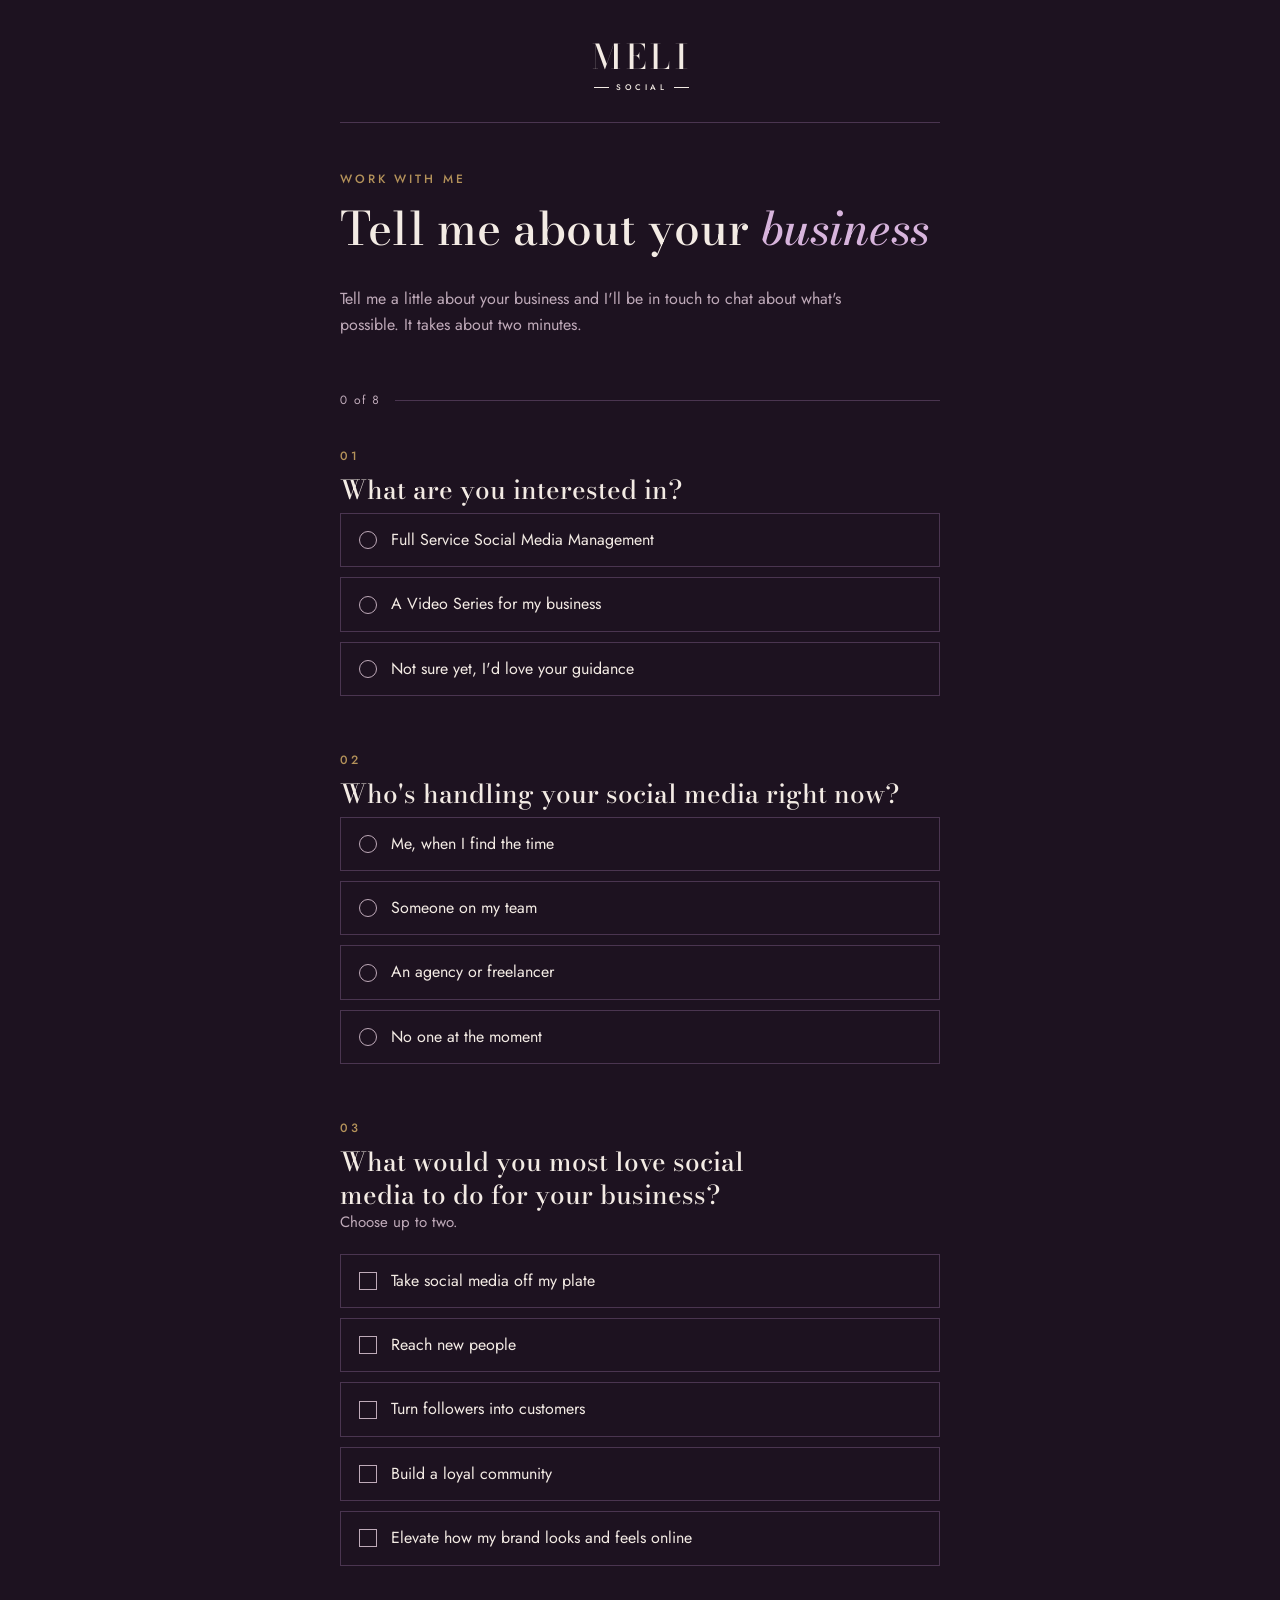
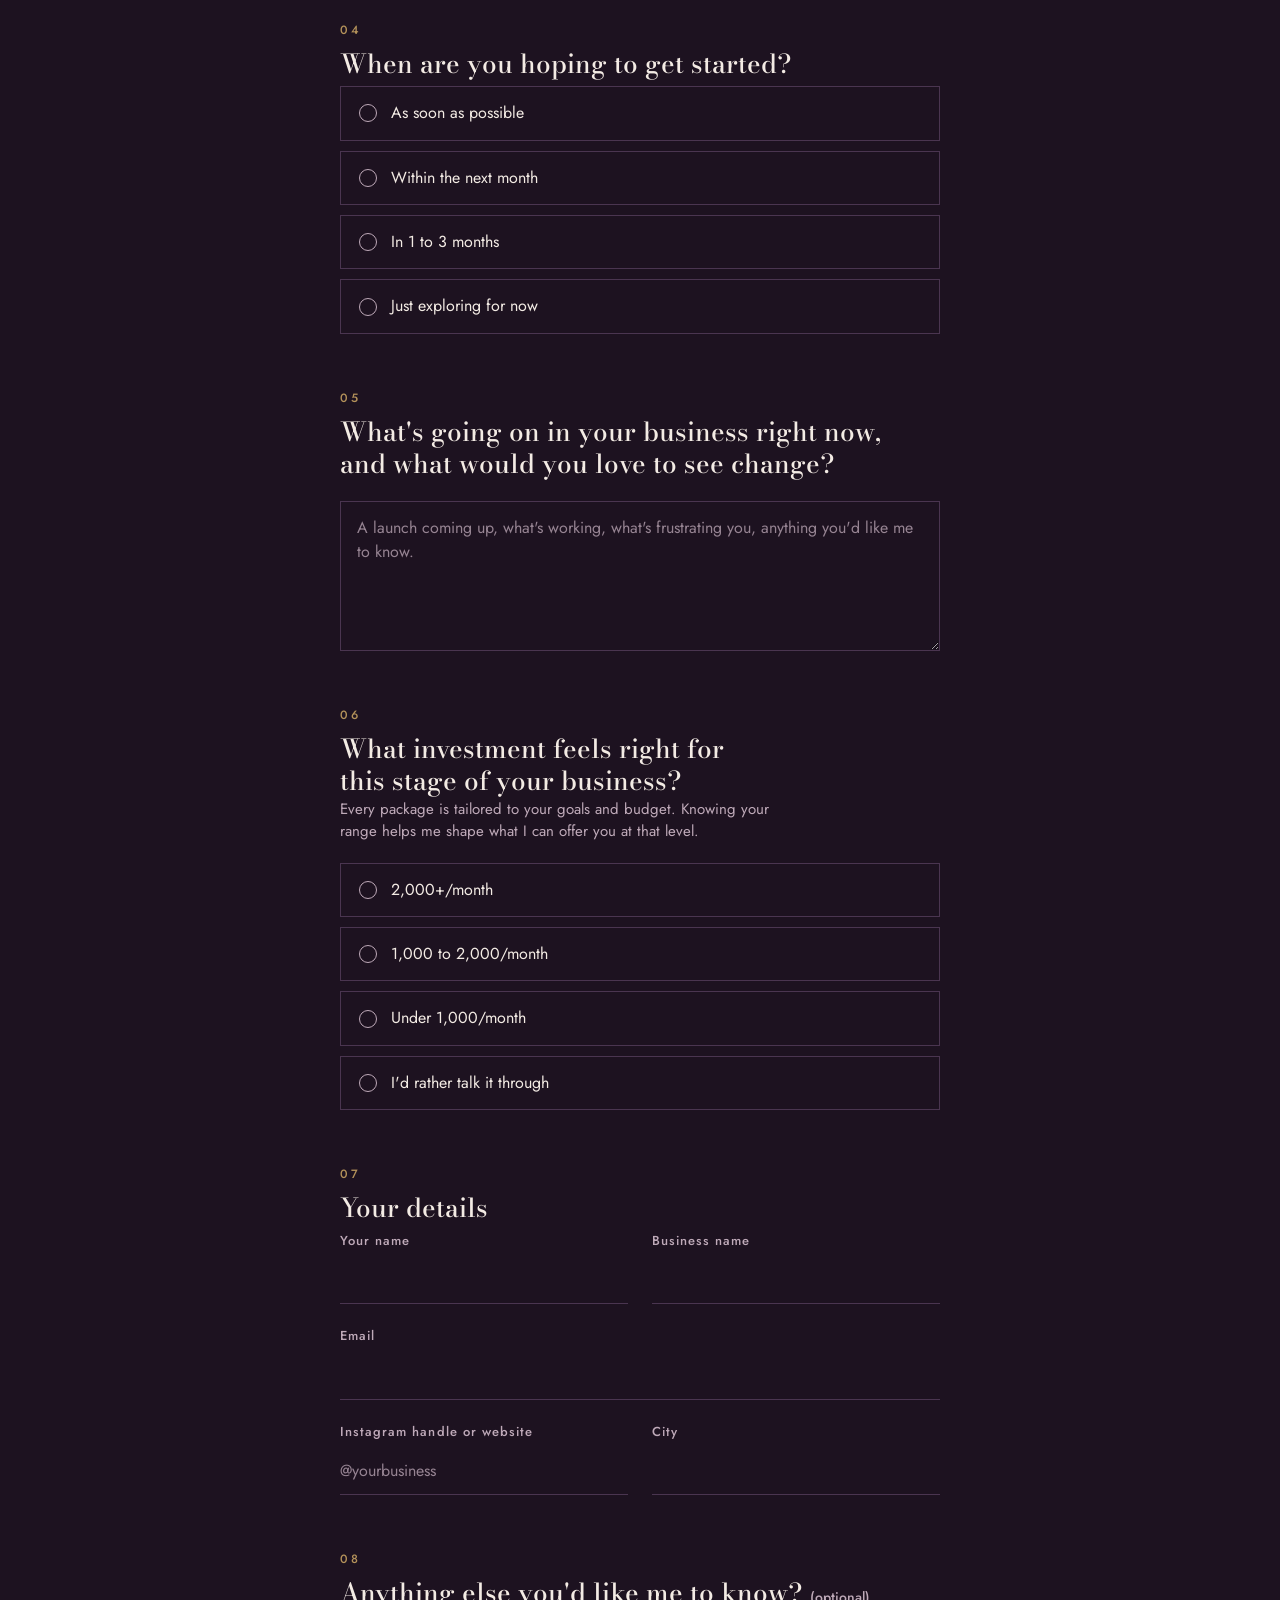
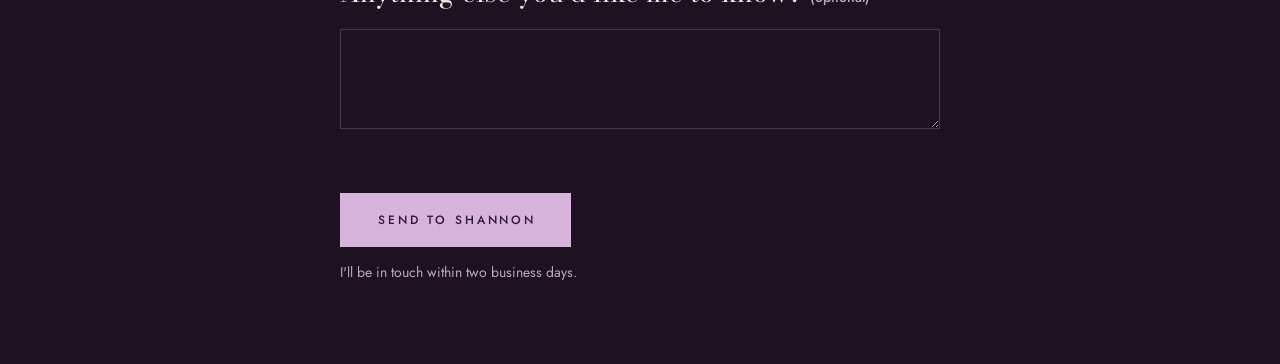
<file: intake/index.html>
<!DOCTYPE html>
<html lang="en">
<head>
<meta charset="UTF-8">
<meta name="viewport" content="width=device-width, initial-scale=1.0, viewport-fit=cover">
<title>Work With Me | MELI Social</title>
<meta name="description" content="Tell me a little about your business and I'll be in touch to chat about what's possible. Social media marketing by Shannon Melizan.">
<meta property="og:title" content="Work With Me | MELI Social">
<meta property="og:description" content="Tell me a little about your business and I'll be in touch to chat about what's possible.">
<meta property="og:url" content="https://melisocial.com/intake/">
<meta property="og:type" content="website">
<meta property="og:image" content="https://melisocial.com/intake/og-image.png">
<meta property="og:image:width" content="1200">
<meta property="og:image:height" content="630">
<meta property="og:image:alt" content="MELI Social, social media marketing by Shannon Melizan">
<meta name="twitter:card" content="summary_large_image">
<meta name="theme-color" content="#1d1220">
<link rel="preconnect" href="https://fonts.googleapis.com">
<link rel="preconnect" href="https://fonts.gstatic.com" crossorigin>
<link href="https://fonts.googleapis.com/css2?family=Bodoni+Moda:ital,opsz,wght@0,6..96,400..900;1,6..96,400..900&family=Jost:wght@400;500&display=swap" rel="stylesheet">
<link rel="icon" href="data:image/svg+xml,%3Csvg xmlns='http://www.w3.org/2000/svg' viewBox='0 0 100 100'%3E%3Crect width='100' height='100' fill='%235c1239'/%3E%3Ctext x='50' y='71' font-family='Didot,Bodoni 72,Georgia,serif' font-size='62' fill='%23f7f2ec' text-anchor='middle'%3EM%3C/text%3E%3C/svg%3E">
<style>
:root{
  --ivory:#f7f2ec; --bone:#eee5dc; --noir:#1a1219; --fig:#5c1239; --fig-deep:#3f0c27;
  --gilt:#b4925a; --gilt-deep:#7d5f2c; --mauve:#6b5867; --hairline:#ddd1d6; --on-fig:var(--ivory);
  --font-display:"Bodoni Moda","Didot","Bodoni 72",Georgia,serif;
  --font-sans:"Jost","Futura","Century Gothic",system-ui,sans-serif;
  --s1:8px; --s2:16px; --s3:32px; --s4:64px;
  --ease:cubic-bezier(.22,.61,.36,1);

  /* This page uses the dark MELI look: deep aubergine with ivory text and orchid accents */
  --page:#1d1220; --noir:#f3ebe4; --mauve:#bfaab9; --hairline:#4a3550;
  --fig:#d7b4dc; --fig-deep:#e6cdea; --on-fig:#2d1b33; --gilt-deep:#b4925a;
  color-scheme:dark;
}
.ifm{--err:#f0a2ad;}
*{box-sizing:border-box; margin:0; padding:0;}
body{background:var(--page); color:var(--noir); font-family:var(--font-sans); font-size:16px; line-height:1.6; -webkit-font-smoothing:antialiased; overflow-x:hidden;}
::selection{background:var(--fig); color:var(--on-fig);}
a{color:inherit; text-decoration:none;}
button{font:inherit; cursor:pointer;}
:focus-visible{outline:2px solid var(--fig); outline-offset:2px;}

.page{max-width:640px; margin:0 auto; padding:max(40px, env(safe-area-inset-top, 0px)) max(20px, env(safe-area-inset-right, 0px)) max(80px, env(safe-area-inset-bottom, 0px)) max(20px, env(safe-area-inset-left, 0px));}

.logo{display:flex; flex-direction:column; align-items:center; color:var(--noir); font-size:34px;}
.logo-word{font-family:var(--font-display); font-weight:500; font-variation-settings:"opsz" 40; letter-spacing:.14em; margin-right:-.14em; line-height:1;}
.logo-sub{display:flex; align-items:center; gap:.9em; margin-top:.8em; font-family:var(--font-sans); font-weight:500; font-size:.24em; letter-spacing:.42em; margin-right:-.42em;}
.logo-sub::before, .logo-sub::after{content:""; width:1.8em; height:1px; background:currentColor;}
.rule{height:1px; background:var(--hairline); margin:28px 0 48px; transform-origin:left;}

h1, h2{font-family:var(--font-display); font-weight:500; font-optical-sizing:none; font-variation-settings:"opsz" 11; text-wrap:balance;}
h1{font-size:clamp(34px, 8vw, 46px); line-height:1.12; margin:var(--s2) 0 var(--s3);}
h2{font-size:clamp(30px, 7vw, 40px); line-height:1.15;}
h1 em, h2 em{font-style:italic; color:var(--fig);}
.eyebrow{display:block; font-weight:500; font-size:12px; line-height:16px; letter-spacing:.24em; text-transform:uppercase; color:var(--gilt-deep);}
.intro{color:var(--mauve); max-width:52ch;}

.progress{position:sticky; top:0; z-index:5; background:var(--page); margin-top:40px; padding:max(14px, env(safe-area-inset-top, 0px)) 0 14px; display:flex; align-items:center; gap:14px; font-size:12px; letter-spacing:.12em; color:var(--mauve); font-variant-numeric:tabular-nums;}
.track{flex:1; height:1px; background:var(--hairline); position:relative;}
.fill{position:absolute; left:0; top:-.5px; height:2px; width:0; background:var(--fig); transition:width .5s ease;}
.ifm{margin-top:24px;}

.btn{display:inline-flex; align-items:center; justify-content:center; font-family:var(--font-sans); font-weight:500; font-size:12px; line-height:16px; letter-spacing:.24em; text-transform:uppercase; white-space:nowrap; padding:var(--s2) var(--s3); border:1px solid transparent; border-radius:0; transition:background-color .25s ease, color .25s ease;}
.btn-primary{background:var(--fig); color:var(--on-fig);}
.btn{text-indent:.24em;}
.btn-primary:hover{background:var(--fig-deep);}
.home{display:table; margin-top:28px; font-size:14px; color:var(--mauve); text-decoration:underline; text-underline-offset:3px;}
.home:hover{color:var(--fig);}

@media (prefers-reduced-motion: no-preference){
  .rule{animation:draw 1.1s var(--ease) both;}
  @keyframes draw{from{transform:scaleX(0);} to{transform:scaleX(1);}}
}
</style>
<link rel="stylesheet" href="/intake/intake-form.css">
</head>
<body>
<main class="page">
  <a class="logo" href="/" aria-label="MELI Social, home"><span class="logo-word">MELI</span><span class="logo-sub">SOCIAL</span></a>
  <div class="rule"></div>

  <div class="intro-block">
    <p class="eyebrow">Work with me</p>
    <h1>Tell me about your <em>business</em></h1>
    <p class="intro">Tell me a little about your business and I'll be in touch to chat about what's possible. It takes about two minutes.</p>
  </div>

  <div class="progress" aria-hidden="true">
    <span class="pcount">0 of 8</span>
    <div class="track"><div class="fill"></div></div>
  </div>

  <div class="ifm" id="intake">
    <form novalidate>
      <fieldset data-req="choice">
        <legend class="q"><span class="num">01</span>What are you interested in?</legend>
        <div class="opts">
          <label class="opt"><input type="radio" name="interest" id="int-full" value="Full Service Social Media Management"><span>Full Service Social Media Management</span></label>
          <label class="opt"><input type="radio" name="interest" id="int-video" value="A Video Series for my business"><span>A Video Series for my business</span></label>
          <label class="opt"><input type="radio" name="interest" id="int-unsure" value="Not sure yet"><span>Not sure yet, I'd love your guidance</span></label>
        </div>
        <p class="error">Please choose one so I know where to start.</p>
      </fieldset>

      <fieldset data-req="choice">
        <legend class="q"><span class="num">02</span>Who's handling your social media right now?</legend>
        <div class="opts">
          <label class="opt"><input type="radio" name="current" id="cur-me" value="Me, when I find the time"><span>Me, when I find the time</span></label>
          <label class="opt"><input type="radio" name="current" id="cur-team" value="Someone on my team"><span>Someone on my team</span></label>
          <label class="opt"><input type="radio" name="current" id="cur-agency" value="An agency or freelancer"><span>An agency or freelancer</span></label>
          <label class="opt"><input type="radio" name="current" id="cur-none" value="No one at the moment"><span>No one at the moment</span></label>
        </div>
        <p class="error">Please choose one.</p>
      </fieldset>

      <fieldset data-req="choice">
        <legend class="q"><span class="num">03</span>What would you most love social media to do for your business?</legend>
        <p class="hint">Choose up to two.</p>
        <div class="opts">
          <label class="opt check"><input type="checkbox" name="goals" id="g-time" value="Take social media off my plate"><span>Take social media off my plate</span></label>
          <label class="opt check"><input type="checkbox" name="goals" id="g-reach" value="Reach new people"><span>Reach new people</span></label>
          <label class="opt check"><input type="checkbox" name="goals" id="g-convert" value="Turn followers into customers"><span>Turn followers into customers</span></label>
          <label class="opt check"><input type="checkbox" name="goals" id="g-loyal" value="Build a loyal community"><span>Build a loyal community</span></label>
          <label class="opt check"><input type="checkbox" name="goals" id="g-brand" value="Elevate how my brand looks and feels online"><span>Elevate how my brand looks and feels online</span></label>
        </div>
        <p class="error">Please choose at least one.</p>
      </fieldset>

      <fieldset data-req="choice">
        <legend class="q"><span class="num">04</span>When are you hoping to get started?</legend>
        <div class="opts">
          <label class="opt"><input type="radio" name="timeline" id="t-asap" value="As soon as possible"><span>As soon as possible</span></label>
          <label class="opt"><input type="radio" name="timeline" id="t-month" value="Within the next month"><span>Within the next month</span></label>
          <label class="opt"><input type="radio" name="timeline" id="t-quarter" value="In 1 to 3 months"><span>In 1 to 3 months</span></label>
          <label class="opt"><input type="radio" name="timeline" id="t-explore" value="Just exploring for now"><span>Just exploring for now</span></label>
        </div>
        <p class="error">Please choose one.</p>
      </fieldset>

      <fieldset data-req="text">
        <label class="q" for="story"><span class="num">05</span>What's going on in your business right now, and what would you love to see change?</label>
        <textarea id="story" name="story" placeholder="A launch coming up, what's working, what's frustrating you, anything you'd like me to know."></textarea>
        <p class="error">A sentence or two is plenty.</p>
      </fieldset>

      <fieldset data-req="choice">
        <legend class="q"><span class="num">06</span>What investment feels right for this stage of your business?</legend>
        <p class="hint">Every package is tailored to your goals and budget. Knowing your range helps me shape what I can offer you at that level.</p>
        <div class="opts">
          <label class="opt"><input type="radio" name="budget" id="b-high" value="2,000+/month"><span>2,000+/month</span></label>
          <label class="opt"><input type="radio" name="budget" id="b-mid" value="1,000 to 2,000/month"><span>1,000 to 2,000/month</span></label>
          <label class="opt"><input type="radio" name="budget" id="b-low" value="Under 1,000/month"><span>Under 1,000/month</span></label>
          <label class="opt"><input type="radio" name="budget" id="b-talk" value="I'd rather talk it through"><span>I'd rather talk it through</span></label>
        </div>
        <p class="error">Please choose one, or let me know you'd rather talk it through.</p>
      </fieldset>

      <fieldset data-req="details">
        <legend class="q"><span class="num">07</span>Your details</legend>
        <div class="details">
          <div class="field"><label for="in-name">Your name</label><input type="text" id="in-name" name="name" autocomplete="name"></div>
          <div class="field"><label for="in-biz">Business name</label><input type="text" id="in-biz" name="business" autocomplete="organization"></div>
          <div class="field full"><label for="in-email">Email</label><input type="email" id="in-email" name="email" autocomplete="email" inputmode="email"></div>
          <div class="field"><label for="in-handle">Instagram handle or website</label><input type="text" id="in-handle" name="handle" placeholder="@yourbusiness" autocapitalize="off"></div>
          <div class="field"><label for="in-city">City</label><input type="text" id="in-city" name="city" autocomplete="address-level2"></div>
        </div>
        <p class="error">Please fill in each field so I can reach you.</p>
      </fieldset>

      <fieldset data-req="optional">
        <label class="q" for="extra"><span class="num">08</span>Anything else you'd like me to know? <span class="optional">(optional)</span></label>
        <textarea class="short" id="extra" name="extra"></textarea>
      </fieldset>

      <div class="hp" aria-hidden="true"><label for="company_site">Leave this empty</label><input type="text" id="company_site" name="company_site" tabindex="-1" autocomplete="off"></div>

      <div class="submit">
        <button type="submit" class="btn btn-primary">Send to Shannon</button>
        <p class="note-small">I'll be in touch within two business days.</p>
        <p class="send-error" hidden>That didn't go through. Please check your connection and try again.</p>
      </div>
    </form>

    <div class="thanks" hidden>
      <p class="eyebrow">Received</p>
      <h2>Thank you, <em class="tname">friend</em></h2>
      <p>I'll be in touch within two business days. If you're ready to talk sooner, you can book a free 15 minute call with me.</p>
      <a href="#" class="btn btn-primary" data-role="booking-link" target="_blank" rel="noopener">Book a free call</a>
    </div>

  </div>
</main>

<script src="/intake/intake-form.js"></script>
<script>
document.querySelectorAll('[data-role="booking-link"]').forEach(el => el.setAttribute('href', window.MELI_INTAKE.bookingUrl));
const from = new URLSearchParams(location.search).get('from');
initIntake(document.getElementById('intake'), {
  source: from === 'website' ? 'Website' : 'External',
  onProgress(n, total){
    document.querySelector('.pcount').textContent = n + ' of ' + total;
    document.querySelector('.fill').style.width = (n / total * 100) + '%';
  },
  onDone(){
    document.querySelector('.intro-block').hidden = true;
    document.querySelector('.progress').hidden = true;
    const thanks = document.querySelector('.thanks');
    thanks.insertAdjacentHTML('beforeend', '<a class="home" href="/">Visit my website</a>');
  }
});
</script>
</body>
</html>
</file>
<file: intake/intake-form.css>
/* ==========================================================================
   MELI intake form: shared by the website (#intake) and the /intake page
   ========================================================================== */
.ifm{--err:#9b1c2e;}
.ifm form{display:flex; flex-direction:column; gap:56px;}
.ifm fieldset{border:0; padding:0; margin:0; min-width:0; display:flex; flex-direction:column; gap:14px;}
.ifm .q{display:block; padding:0; margin-bottom:6px; font-family:var(--font-display); font-weight:500; font-optical-sizing:none; font-variation-settings:"opsz" 11; font-size:clamp(22px, 2.1vw, 26px); line-height:1.25; text-wrap:balance; color:var(--noir);}
.ifm .num{display:block; margin-bottom:10px; font-family:var(--font-sans); font-weight:500; font-size:12px; line-height:16px; letter-spacing:.24em; color:var(--gilt-deep);}
.ifm .hint{margin:-6px 0 6px; font-size:15px; line-height:1.5; color:var(--mauve); max-width:52ch;}
.ifm .optional{font-family:var(--font-sans); font-size:14px; color:var(--mauve);}

.ifm .opts{display:flex; flex-direction:column; gap:10px;}
.ifm .opt{position:relative; display:block; cursor:pointer;}
.ifm .opt input{position:absolute; inset:0; opacity:0; margin:0; cursor:pointer;}
.ifm .opt span{display:flex; align-items:center; gap:14px; padding:15px 18px; border:1px solid var(--hairline); font-size:16px; line-height:1.4; transition:border-color .2s, background-color .2s, color .2s;}
.ifm .opt span::before{content:""; flex:none; width:16px; height:16px; border:1px solid var(--mauve); border-radius:50%; transition:all .2s;}
.ifm .opt.check span::before{border-radius:0;}
.ifm .opt:hover span{border-color:var(--fig);}
.ifm .opt input:checked + span{background:var(--fig); border-color:var(--fig); color:var(--on-fig);}
.ifm .opt input:checked + span::before{border-color:var(--on-fig); background:var(--on-fig); box-shadow:inset 0 0 0 3px var(--fig);}
.ifm .opt input:focus-visible + span{outline:2px solid var(--fig); outline-offset:3px;}
.ifm .opt input:disabled + span{opacity:.4; cursor:not-allowed;}
.ifm .opt input:disabled{cursor:not-allowed;}

.ifm .details{display:grid; grid-template-columns:1fr 1fr; gap:22px 24px;}
.ifm .details .full{grid-column:1 / -1;}
.ifm .field{display:flex; flex-direction:column; gap:6px; min-width:0;}
.ifm .field label{font-size:13px; font-weight:500; letter-spacing:.08em; color:var(--mauve);}
.ifm input[type=text], .ifm input[type=email], .ifm textarea{width:100%; font:inherit; font-size:16px; color:var(--noir); background:transparent; border:0; border-bottom:1px solid var(--hairline); border-radius:0; padding:10px 0; transition:border-color .2s;}
.ifm textarea{border:1px solid var(--hairline); padding:14px 16px; min-height:150px; resize:vertical; line-height:1.5;}
.ifm textarea.short{min-height:100px;}
.ifm input::placeholder, .ifm textarea::placeholder{color:var(--mauve); opacity:.75;}
.ifm input[type=text]:focus, .ifm input[type=email]:focus, .ifm textarea:focus{outline:none; border-color:var(--fig);}
@media (max-width:560px){ .ifm .details{grid-template-columns:1fr;} }

.ifm .error{display:none; margin:0; font-size:14px; color:var(--err);}
.ifm .invalid .error{display:block;}
.ifm .invalid .opt span, .ifm .invalid textarea, .ifm .invalid input{border-color:var(--err);}

.ifm .hp{position:absolute; left:-9999px; width:1px; height:1px; overflow:hidden;}

.ifm .submit{display:flex; flex-direction:column; align-items:flex-start; gap:14px; padding-top:8px;}
.ifm .submit .btn{padding:18px 34px;}
.ifm .submit .btn[disabled]{opacity:.6; cursor:wait;}
.ifm .note-small{margin:0; font-size:14px; color:var(--mauve);}
.ifm .send-error{margin:0; font-size:14px; color:var(--err);}

.ifm .thanks h2{margin:var(--s2) 0 24px;}
.ifm .thanks p{margin:0 0 32px; color:var(--mauve); max-width:48ch;}
.ifm [hidden]{display:none !important;}
.ifm .thanks .eyebrow{margin:0; color:var(--gilt-deep);}
</file>
